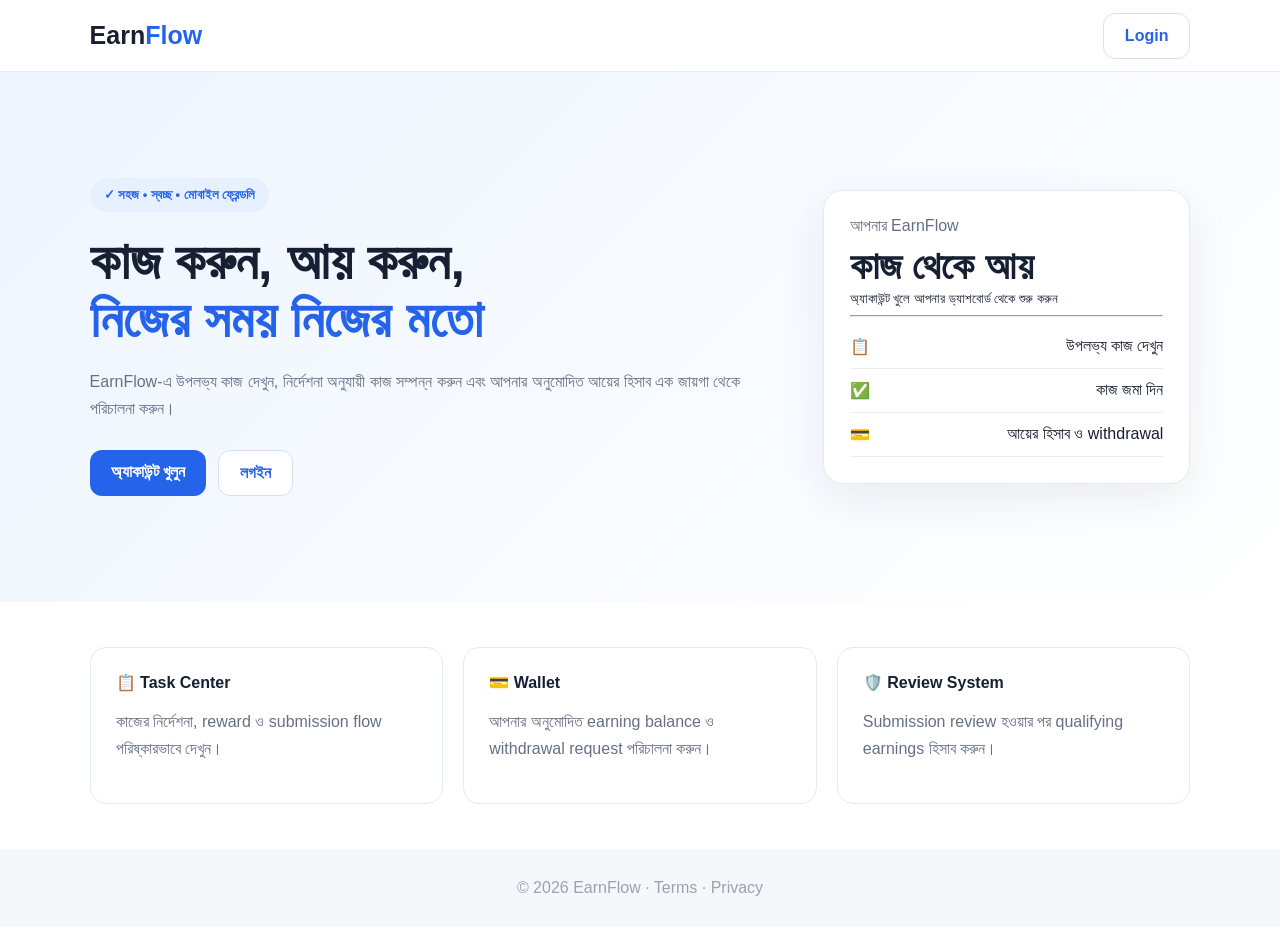
<file: index.html>
<!doctype html>
<html lang="bn">
<head>
<meta charset="utf-8">
<meta name="viewport" content="width=device-width,initial-scale=1">
<title>EarnFlow — কাজ করুন, আয় করুন</title>
<link rel="stylesheet" href="style.css">
</head>

<body>

<header class="nav">
  <div class="brand">Earn<span>Flow</span></div>
  <a href="login.html" class="btn ghost">Login</a>
</header>

<main class="hero">

<section>

<div class="pill">
✓ সহজ • স্বচ্ছ • মোবাইল ফ্রেন্ডলি
</div>

<h1>
কাজ করুন, আয় করুন,<br>
<span>নিজের সময় নিজের মতো</span>
</h1>

<p>
EarnFlow-এ উপলভ্য কাজ দেখুন, নির্দেশনা অনুযায়ী কাজ সম্পন্ন করুন এবং আপনার অনুমোদিত আয়ের হিসাব এক জায়গা থেকে পরিচালনা করুন।
</p>

<div class="actions">

<a class="btn" href="register.html">
অ্যাকাউন্ট খুলুন
</a>

<a class="btn ghost" href="login.html">
লগইন
</a>

</div>

</section>

<div class="hero-card">

<div class="card-title">
আপনার EarnFlow
</div>

<div class="big">
কাজ থেকে আয়
</div>

<small>
অ্যাকাউন্ট খুলে আপনার ড্যাশবোর্ড থেকে শুরু করুন
</small>

<hr>

<div class="mini">
<b>📋</b>
<span>উপলভ্য কাজ দেখুন</span>
</div>

<div class="mini">
<b>✅</b>
<span>কাজ জমা দিন</span>
</div>

<div class="mini">
<b>💳</b>
<span>আয়ের হিসাব ও withdrawal</span>
</div>

</div>

</main>

<section class="features">

<div>
<b>📋 Task Center</b>
<p>
কাজের নির্দেশনা, reward ও submission flow পরিষ্কারভাবে দেখুন।
</p>
</div>

<div>
<b>💳 Wallet</b>
<p>
আপনার অনুমোদিত earning balance ও withdrawal request পরিচালনা করুন।
</p>
</div>

<div>
<b>🛡️ Review System</b>
<p>
Submission review হওয়ার পর qualifying earnings হিসাব করুন।
</p>
</div>

</section>

<footer>
© 2026 EarnFlow · Terms · Privacy
</footer>

</body>
</html>
</file>
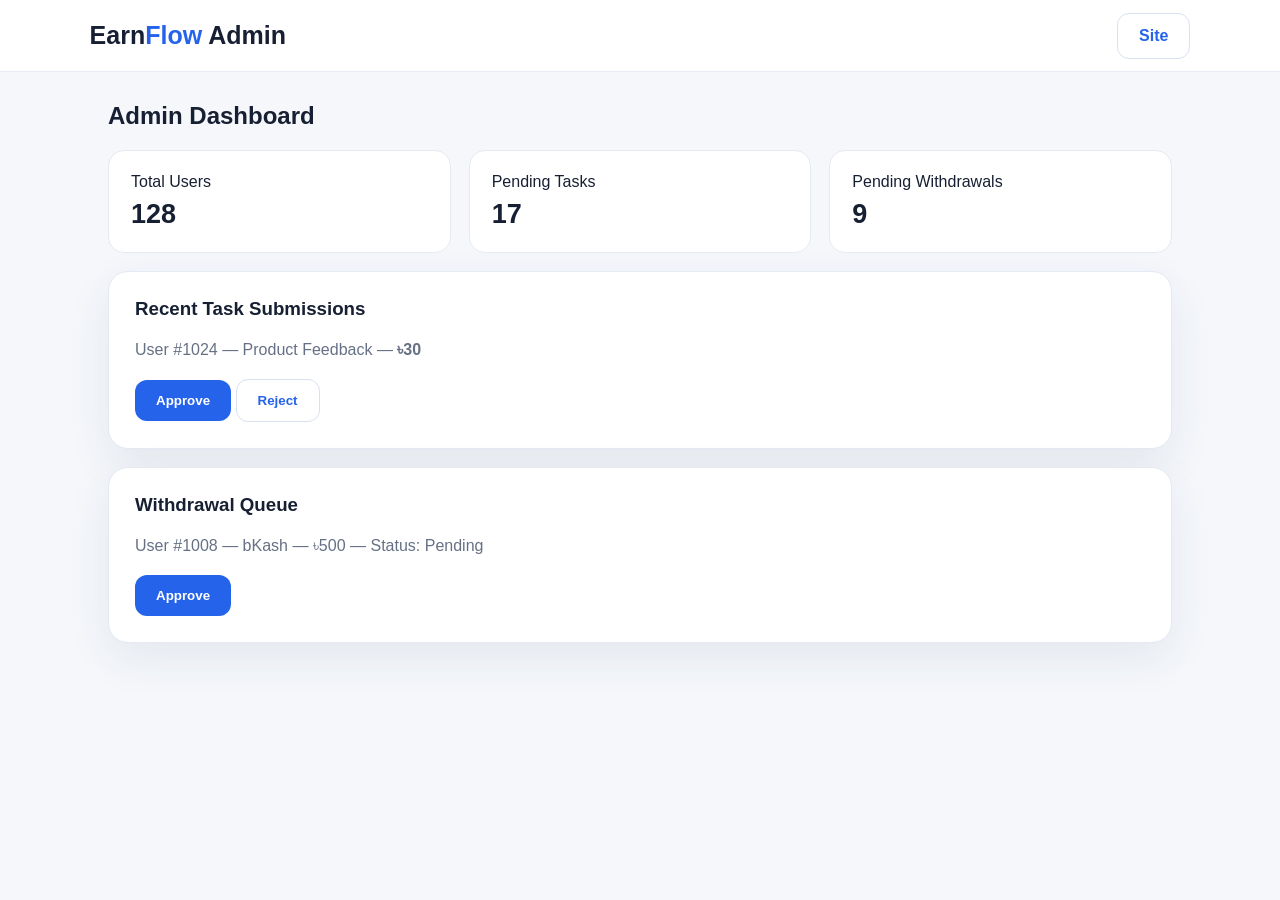
<file: admin.html>
<!doctype html><html lang="bn"><head><meta charset="utf-8"><meta name="viewport" content="width=device-width,initial-scale=1"><title>Admin — EarnFlow</title><link rel="stylesheet" href="style.css"></head><body><header class="nav"><div class="brand">Earn<span>Flow</span> Admin</div><a href="index.html" class="btn ghost">Site</a></header><main class="dash"><h2>Admin Dashboard</h2><div class="grid"><div class="stat">Total Users<b>128</b></div><div class="stat">Pending Tasks<b>17</b></div><div class="stat">Pending Withdrawals<b>9</b></div></div><div class="panel task"><h3>Recent Task Submissions</h3><p>User #1024 — Product Feedback — <b>৳30</b></p><button class="btn" onclick="alert('Approved (demo)')">Approve</button> <button class="btn ghost" onclick="alert('Rejected (demo)')">Reject</button></div><div class="panel task"><h3>Withdrawal Queue</h3><p>User #1008 — bKash — ৳500 — Status: Pending</p><button class="btn" onclick="alert('Withdrawal approved (demo)')">Approve</button></div></main></body></html>
</file>
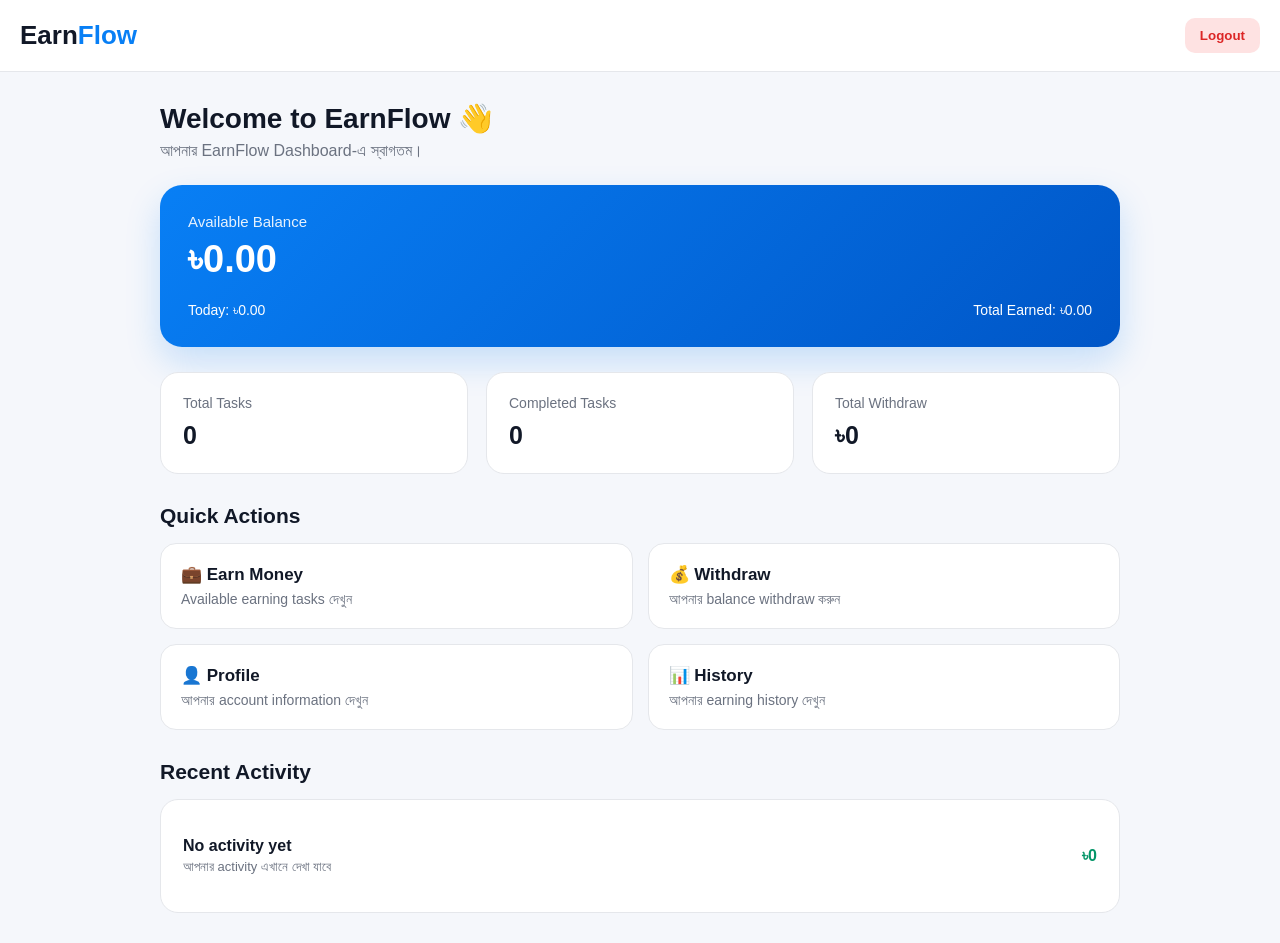
<file: dashboard.html>
<!DOCTYPE html>
<html lang="bn">
<head>
<meta charset="UTF-8">
<meta name="viewport" content="width=device-width, initial-scale=1.0">

<title>EarnFlow — Dashboard</title>

<style>
*{
  box-sizing:border-box;
  margin:0;
  padding:0;
}

body{
  font-family:Arial,sans-serif;
  background:#f5f7fb;
  color:#111827;
  min-height:100vh;
}

/* Header */
.topbar{
  background:#fff;
  border-bottom:1px solid #e5e7eb;
  padding:18px 20px;
  display:flex;
  align-items:center;
  justify-content:space-between;
  position:sticky;
  top:0;
  z-index:10;
}

.logo{
  font-size:26px;
  font-weight:800;
}

.logo span{
  color:#087ff5;
}

.logout{
  border:0;
  background:#fee2e2;
  color:#dc2626;
  padding:10px 15px;
  border-radius:10px;
  font-weight:700;
  cursor:pointer;
}

/* Main */
.container{
  width:100%;
  max-width:1000px;
  margin:30px auto;
  padding:0 20px;
}

.welcome{
  margin-bottom:25px;
}

.welcome h1{
  font-size:28px;
  margin-bottom:7px;
}

.welcome p{
  color:#6b7280;
}

/* Balance */
.balance{
  background:linear-gradient(135deg,#087ff5,#0056c7);
  color:white;
  border-radius:22px;
  padding:28px;
  margin-bottom:25px;
  box-shadow:0 15px 35px rgba(8,127,245,.20);
}

.balance-title{
  font-size:15px;
  opacity:.9;
  margin-bottom:8px;
}

.amount{
  font-size:38px;
  font-weight:800;
  margin-bottom:20px;
}

.balance-info{
  display:flex;
  justify-content:space-between;
  gap:15px;
  font-size:14px;
}

/* Statistics */
.cards{
  display:grid;
  grid-template-columns:repeat(3,1fr);
  gap:18px;
  margin-bottom:30px;
}

.card{
  background:#fff;
  border:1px solid #e5e7eb;
  border-radius:18px;
  padding:22px;
}

.card-title{
  color:#6b7280;
  font-size:14px;
  margin-bottom:10px;
}

.card-value{
  font-size:25px;
  font-weight:800;
}

/* Sections */
.section-title{
  font-size:21px;
  margin-bottom:15px;
}

/* Actions */
.actions{
  display:grid;
  grid-template-columns:repeat(2,1fr);
  gap:15px;
  margin-bottom:30px;
}

.action{
  background:#fff;
  border:1px solid #e5e7eb;
  border-radius:16px;
  padding:20px;
  text-decoration:none;
  color:#111827;
  transition:.2s;
}

.action:hover{
  border-color:#087ff5;
  transform:translateY(-2px);
}

.action strong{
  display:block;
  font-size:17px;
  margin-bottom:5px;
}

.action span{
  color:#6b7280;
  font-size:14px;
}

/* Activity */
.activity{
  background:#fff;
  border:1px solid #e5e7eb;
  border-radius:18px;
  padding:22px;
  margin-bottom:30px;
}

.activity-item{
  display:flex;
  justify-content:space-between;
  align-items:center;
  padding:15px 0;
}

.activity-name{
  font-weight:600;
}

.activity-date{
  color:#6b7280;
  font-size:13px;
  margin-top:4px;
}

.positive{
  color:#059669;
  font-weight:700;
}

/* Mobile */
@media(max-width:700px){

  .cards{
    grid-template-columns:1fr;
  }

  .actions{
    grid-template-columns:1fr;
  }

  .balance-info{
    flex-direction:column;
    gap:8px;
  }

  .welcome h1{
    font-size:24px;
  }

  .amount{
    font-size:34px;
  }
}
</style>
</head>

<body>

<header class="topbar">

  <div class="logo">
    Earn<span>Flow</span>
  </div>

  <button class="logout" onclick="logout()">
    Logout
  </button>

</header>


<main class="container">

  <section class="welcome">

    <h1>
      Welcome to EarnFlow 👋
    </h1>

    <p>
      আপনার EarnFlow Dashboard-এ স্বাগতম।
    </p>

  </section>


  <!-- Balance -->

  <section class="balance">

    <div class="balance-title">
      Available Balance
    </div>

    <div class="amount">
      ৳0.00
    </div>

    <div class="balance-info">

      <span>
        Today: ৳0.00
      </span>

      <span>
        Total Earned: ৳0.00
      </span>

    </div>

  </section>


  <!-- Statistics -->

  <section class="cards">

    <div class="card">

      <div class="card-title">
        Total Tasks
      </div>

      <div class="card-value">
        0
      </div>

    </div>


    <div class="card">

      <div class="card-title">
        Completed Tasks
      </div>

      <div class="card-value">
        0
      </div>

    </div>


    <div class="card">

      <div class="card-title">
        Total Withdraw
      </div>

      <div class="card-value">
        ৳0
      </div>

    </div>

  </section>


  <!-- Quick Actions -->

  <h2 class="section-title">
    Quick Actions
  </h2>

  <section class="actions">

    <a href="#" class="action">

      <strong>
        💼 Earn Money
      </strong>

      <span>
        Available earning tasks দেখুন
      </span>

    </a>


    <a href="#" class="action">

      <strong>
        💰 Withdraw
      </strong>

      <span>
        আপনার balance withdraw করুন
      </span>

    </a>


    <a href="#" class="action">

      <strong>
        👤 Profile
      </strong>

      <span>
        আপনার account information দেখুন
      </span>

    </a>


    <a href="#" class="action">

      <strong>
        📊 History
      </strong>

      <span>
        আপনার earning history দেখুন
      </span>

    </a>

  </section>


  <!-- Recent Activity -->

  <h2 class="section-title">
    Recent Activity
  </h2>

  <section class="activity">

    <div class="activity-item">

      <div>

        <div class="activity-name">
          No activity yet
        </div>

        <div class="activity-date">
          আপনার activity এখানে দেখা যাবে
        </div>

      </div>

      <div class="positive">
        ৳0
      </div>

    </div>

  </section>

</main>


<script>

function logout(){

  const confirmLogout =
    confirm("আপনি কি Logout করতে চান?");

  if(confirmLogout){

    window.location.href = "login.html";

  }

}

</script>

</body>
</html>
</file>
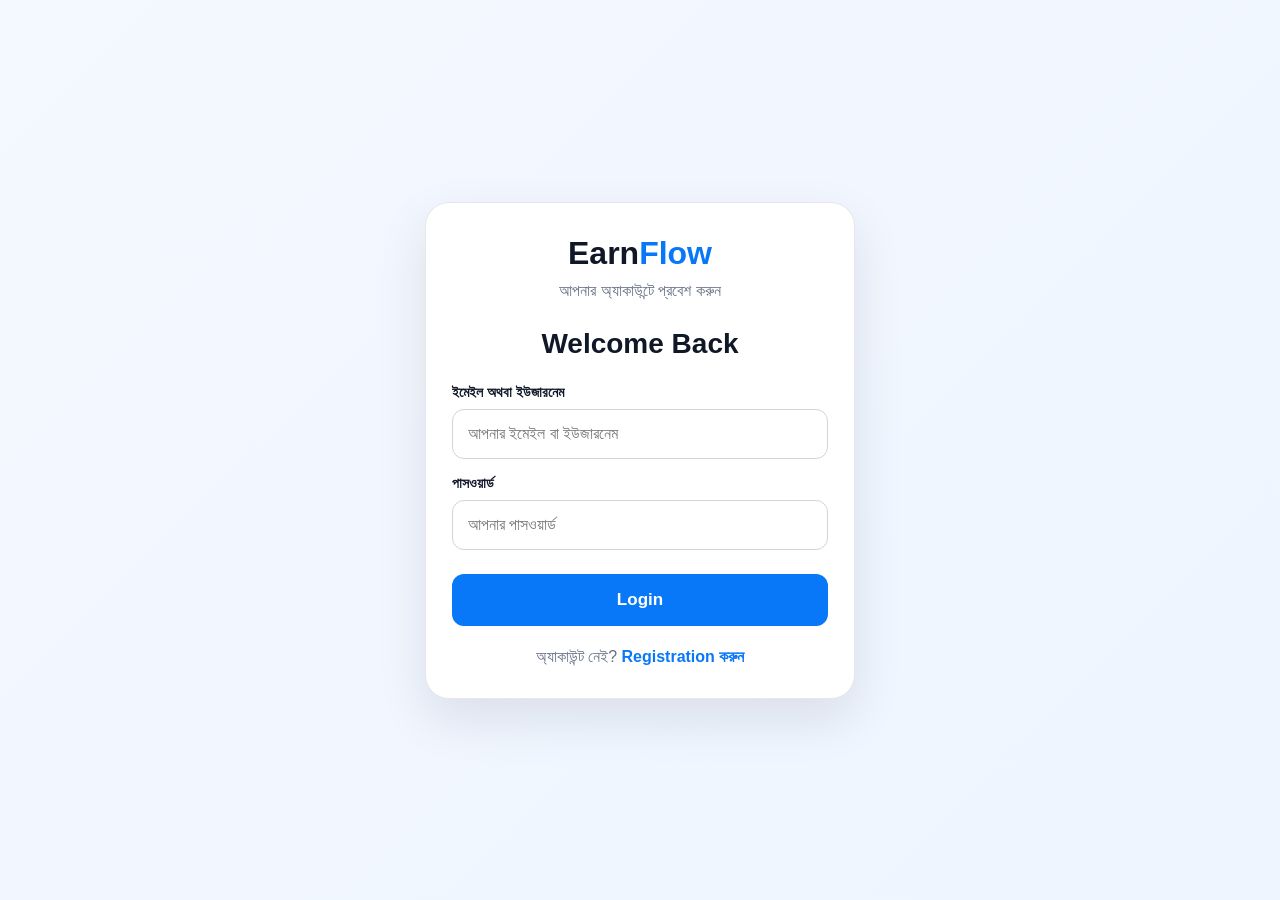
<file: login.html>
<!DOCTYPE html>
<html lang="bn">
<head>
<meta charset="UTF-8">
<meta name="viewport" content="width=device-width, initial-scale=1.0">
<title>EarnFlow — Login</title>

<style>
*{
  box-sizing:border-box;
  margin:0;
  padding:0;
}

body{
  font-family:Arial,sans-serif;
  min-height:100vh;
  background:linear-gradient(135deg,#f4f8ff,#eef5ff);
  color:#101828;
  display:flex;
  align-items:center;
  justify-content:center;
  padding:24px;
}

.card{
  width:100%;
  max-width:430px;
  background:#fff;
  border:1px solid #e5e7eb;
  border-radius:24px;
  padding:32px 26px;
  box-shadow:0 20px 50px rgba(16,24,40,.10);
}

.logo{
  text-align:center;
  font-size:32px;
  font-weight:800;
  margin-bottom:10px;
}

.logo span{
  color:#0878f9;
}

.subtitle{
  text-align:center;
  color:#667085;
  margin-bottom:28px;
}

h1{
  text-align:center;
  font-size:28px;
  margin-bottom:24px;
}

label{
  display:block;
  font-size:14px;
  font-weight:600;
  margin:16px 0 8px;
}

input{
  width:100%;
  padding:15px;
  border:1px solid #d0d5dd;
  border-radius:12px;
  font-size:16px;
  outline:none;
}

input:focus{
  border-color:#0878f9;
  box-shadow:0 0 0 3px rgba(8,120,249,.10);
}

button{
  width:100%;
  border:0;
  background:#0878f9;
  color:white;
  padding:16px;
  border-radius:12px;
  font-size:17px;
  font-weight:700;
  margin-top:24px;
  cursor:pointer;
}

button:hover{
  background:#0568dc;
}

.register{
  text-align:center;
  margin-top:22px;
  color:#667085;
}

.register a{
  color:#0878f9;
  text-decoration:none;
  font-weight:700;
}
</style>
</head>

<body>

<div class="card">

  <div class="logo">
    Earn<span>Flow</span>
  </div>

  <p class="subtitle">আপনার অ্যাকাউন্টে প্রবেশ করুন</p>

  <h1>Welcome Back</h1>

  <form action="dashboard.html">

    <label>ইমেইল অথবা ইউজারনেম</label>
    <input
      type="text"
      placeholder="আপনার ইমেইল বা ইউজারনেম"
      required
    >

    <label>পাসওয়ার্ড</label>
    <input
      type="password"
      placeholder="আপনার পাসওয়ার্ড"
      required
    >

    <button type="submit">Login</button>

  </form>

  <div class="register">
    অ্যাকাউন্ট নেই?
    <a href="register.html">Registration করুন</a>
  </div>

</div>

</body>
</html>
</file>
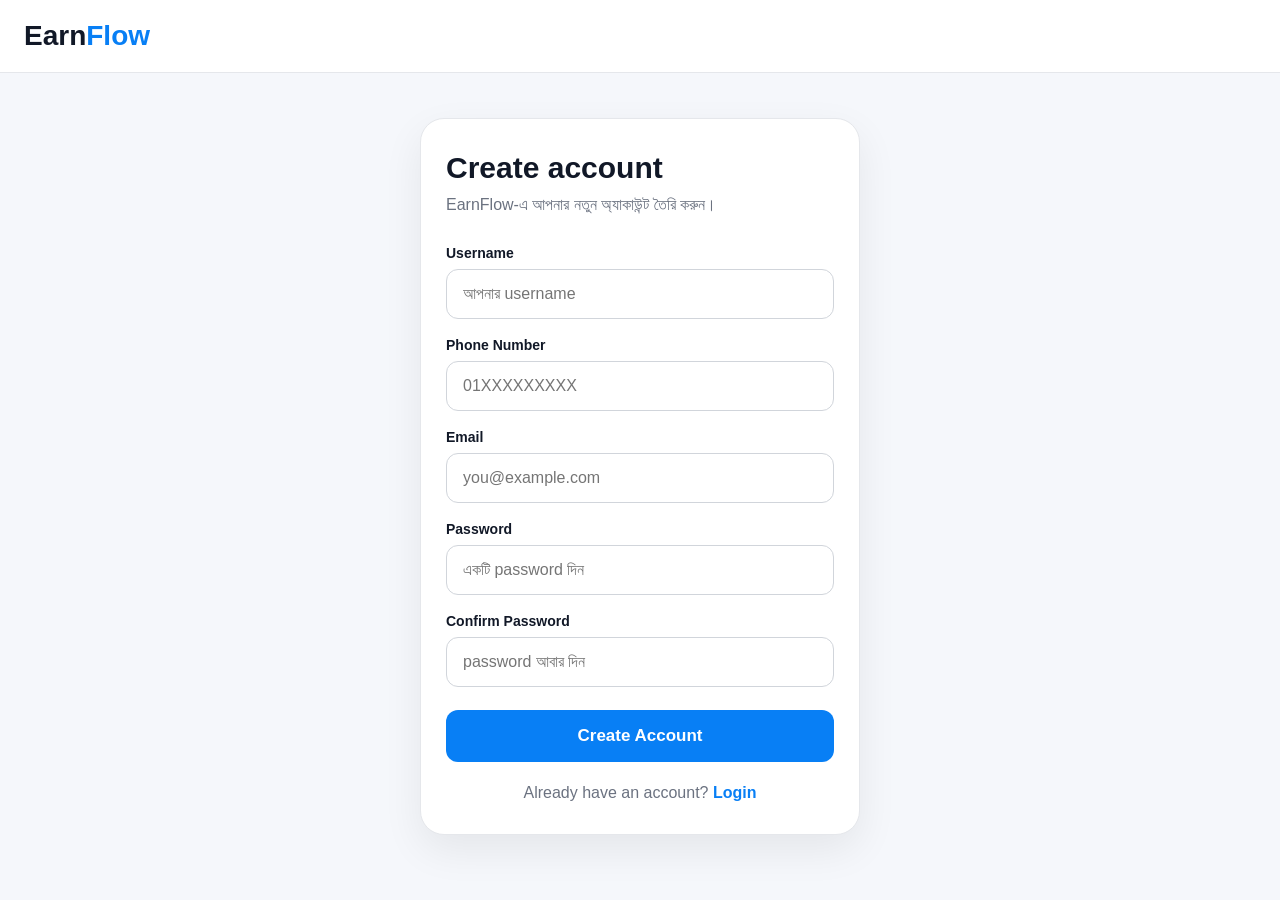
<file: register.html>
<!DOCTYPE html>
<html lang="bn">
<head>
  <meta charset="UTF-8">
  <meta name="viewport" content="width=device-width, initial-scale=1.0">
  <title>EarnFlow — Create Account</title>

  <style>
    * {
      box-sizing: border-box;
      margin: 0;
      padding: 0;
    }

    body {
      font-family: Arial, sans-serif;
      background: #f5f7fb;
      color: #111827;
      min-height: 100vh;
    }

    .topbar {
      background: #ffffff;
      border-bottom: 1px solid #e5e7eb;
      padding: 20px 24px;
    }

    .logo {
      font-size: 28px;
      font-weight: 800;
      color: #111827;
    }

    .logo span {
      color: #087ff5;
    }

    .container {
      width: 100%;
      max-width: 480px;
      margin: 45px auto;
      padding: 0 20px;
    }

    .card {
      background: #ffffff;
      border: 1px solid #e5e7eb;
      border-radius: 24px;
      padding: 32px 25px;
      box-shadow: 0 15px 40px rgba(0,0,0,0.07);
    }

    .title {
      font-size: 30px;
      font-weight: 800;
      margin-bottom: 8px;
    }

    .subtitle {
      color: #6b7280;
      margin-bottom: 28px;
      line-height: 1.5;
    }

    label {
      display: block;
      font-size: 14px;
      font-weight: 700;
      margin-bottom: 8px;
    }

    .field {
      margin-bottom: 18px;
    }

    input {
      width: 100%;
      padding: 15px 16px;
      border: 1px solid #d1d5db;
      border-radius: 12px;
      font-size: 16px;
      outline: none;
      transition: 0.2s;
    }

    input:focus {
      border-color: #087ff5;
      box-shadow: 0 0 0 3px rgba(8,127,245,0.12);
    }

    .btn {
      width: 100%;
      border: none;
      background: #087ff5;
      color: white;
      padding: 16px;
      border-radius: 12px;
      font-size: 17px;
      font-weight: 700;
      cursor: pointer;
      margin-top: 5px;
    }

    .btn:active {
      transform: scale(0.99);
    }

    .login {
      text-align: center;
      margin-top: 22px;
      color: #6b7280;
    }

    .login a {
      color: #087ff5;
      text-decoration: none;
      font-weight: 700;
    }

    .message {
      display: none;
      margin-top: 15px;
      padding: 12px;
      border-radius: 10px;
      background: #ecfdf5;
      color: #047857;
      font-size: 14px;
    }

    @media (max-width: 500px) {
      .container {
        margin: 25px auto;
      }

      .card {
        padding: 27px 20px;
      }
    }
  </style>
</head>

<body>

  <header class="topbar">
    <div class="logo">Earn<span>Flow</span></div>
  </header>

  <main class="container">

    <div class="card">

      <h1 class="title">Create account</h1>

      <p class="subtitle">
        EarnFlow-এ আপনার নতুন অ্যাকাউন্ট তৈরি করুন।
      </p>

      <form id="registerForm">

        <div class="field">
          <label for="username">Username</label>
          <input
            type="text"
            id="username"
            placeholder="আপনার username"
            required
          >
        </div>

        <div class="field">
          <label for="phone">Phone Number</label>
          <input
            type="tel"
            id="phone"
            placeholder="01XXXXXXXXX"
            required
          >
        </div>

        <div class="field">
          <label for="email">Email</label>
          <input
            type="email"
            id="email"
            placeholder="you@example.com"
            required
          >
        </div>

        <div class="field">
          <label for="password">Password</label>
          <input
            type="password"
            id="password"
            placeholder="একটি password দিন"
            required
            minlength="6"
          >
        </div>

        <div class="field">
          <label for="confirmPassword">Confirm Password</label>
          <input
            type="password"
            id="confirmPassword"
            placeholder="password আবার দিন"
            required
            minlength="6"
          >
        </div>

        <button type="submit" class="btn">
          Create Account
        </button>

        <div id="message" class="message"></div>

      </form>

      <div class="login">
        Already have an account?
        <a href="login.html">Login</a>
      </div>

    </div>

  </main>

  <script>
    document.getElementById("registerForm").addEventListener("submit", function(e) {
      e.preventDefault();

      const password = document.getElementById("password").value;
      const confirmPassword = document.getElementById("confirmPassword").value;
      const message = document.getElementById("message");

      if (password !== confirmPassword) {
        message.style.display = "block";
        message.style.background = "#fef2f2";
        message.style.color = "#dc2626";
        message.textContent = "Password দুটো একই নয়। আবার চেষ্টা করুন।";
        return;
      }

      message.style.display = "block";
      message.style.background = "#ecfdf5";
      message.style.color = "#047857";
      message.textContent = "Account information ঠিক আছে।";

      // Backend যুক্ত হলে এখানে account creation API call করা হবে।
    });
  </script>

</body>
</html>
</file>
<file: style.css>
*{box-sizing:border-box}body{margin:0;font-family:Arial,'Noto Sans Bengali',sans-serif;background:#f5f7fb;color:#172033}.nav{height:72px;display:flex;align-items:center;justify-content:space-between;padding:0 7%;background:#fff;border-bottom:1px solid #e9edf4}.brand{font-size:25px;font-weight:800;color:#172033}.brand span{color:#2563eb}.hero{min-height:530px;padding:70px 7%;display:grid;grid-template-columns:1.3fr .7fr;gap:50px;align-items:center;background:linear-gradient(135deg,#eef5ff,#fff)}.pill{display:inline-block;background:#e7f0ff;color:#2563eb;padding:9px 14px;border-radius:30px;font-size:13px;font-weight:700}h1{font-size:52px;line-height:1.12;margin:20px 0}h1 span{color:#2563eb}p{color:#667085;line-height:1.7}.actions{display:flex;gap:12px;margin-top:28px}.btn{display:inline-block;text-decoration:none;border:0;border-radius:12px;padding:13px 21px;background:#2563eb;color:#fff;font-weight:700;cursor:pointer}.btn.ghost{background:#fff;color:#2563eb;border:1px solid #d8e1f0}.hero-card,.panel{background:#fff;border:1px solid #e4e9f2;border-radius:20px;padding:26px;box-shadow:0 15px 45px #243b5315}.card-title{color:#667085}.big{font-size:38px;font-weight:800;margin-top:10px}.mini{display:flex;justify-content:space-between;padding:12px 0;border-bottom:1px solid #eee}.features{display:grid;grid-template-columns:repeat(3,1fr);gap:20px;padding:45px 7%;background:#fff}.features>div{padding:25px;border:1px solid #e5eaf2;border-radius:16px}footer{text-align:center;padding:30px;color:#98a2b3}.auth{max-width:430px;margin:70px auto;padding:0 20px}.auth h1{text-align:center;font-size:34px}.field{margin:14px 0}.field label{display:block;margin-bottom:7px;font-weight:700;font-size:14px}.field input,.field select,.field textarea{width:100%;padding:13px;border:1px solid #d7deea;border-radius:10px;background:#fff}.full{width:100%;margin-top:10px}.dash{max-width:1100px;margin:30px auto;padding:0 18px}.dashnav{display:flex;justify-content:space-between;align-items:center;margin-bottom:25px}.grid{display:grid;grid-template-columns:repeat(3,1fr);gap:18px}.stat{background:#fff;padding:22px;border-radius:16px;border:1px solid #e5eaf2}.stat b{font-size:27px;display:block;margin-top:8px}.task{margin-top:18px}.task h3{margin:0}.task .reward{color:#159a63;font-weight:800}.row{display:flex;justify-content:space-between;gap:20px;align-items:center}.notice{padding:12px;background:#fff7df;border:1px solid #f5d98b;border-radius:10px;color:#765800;margin-bottom:18px}@media(max-width:750px){.hero{grid-template-columns:1fr;padding:45px 6%}h1{font-size:39px}.features,.grid{grid-template-columns:1fr}.hero-card{margin-top:5px}.nav{padding:0 5%}}
</file>
